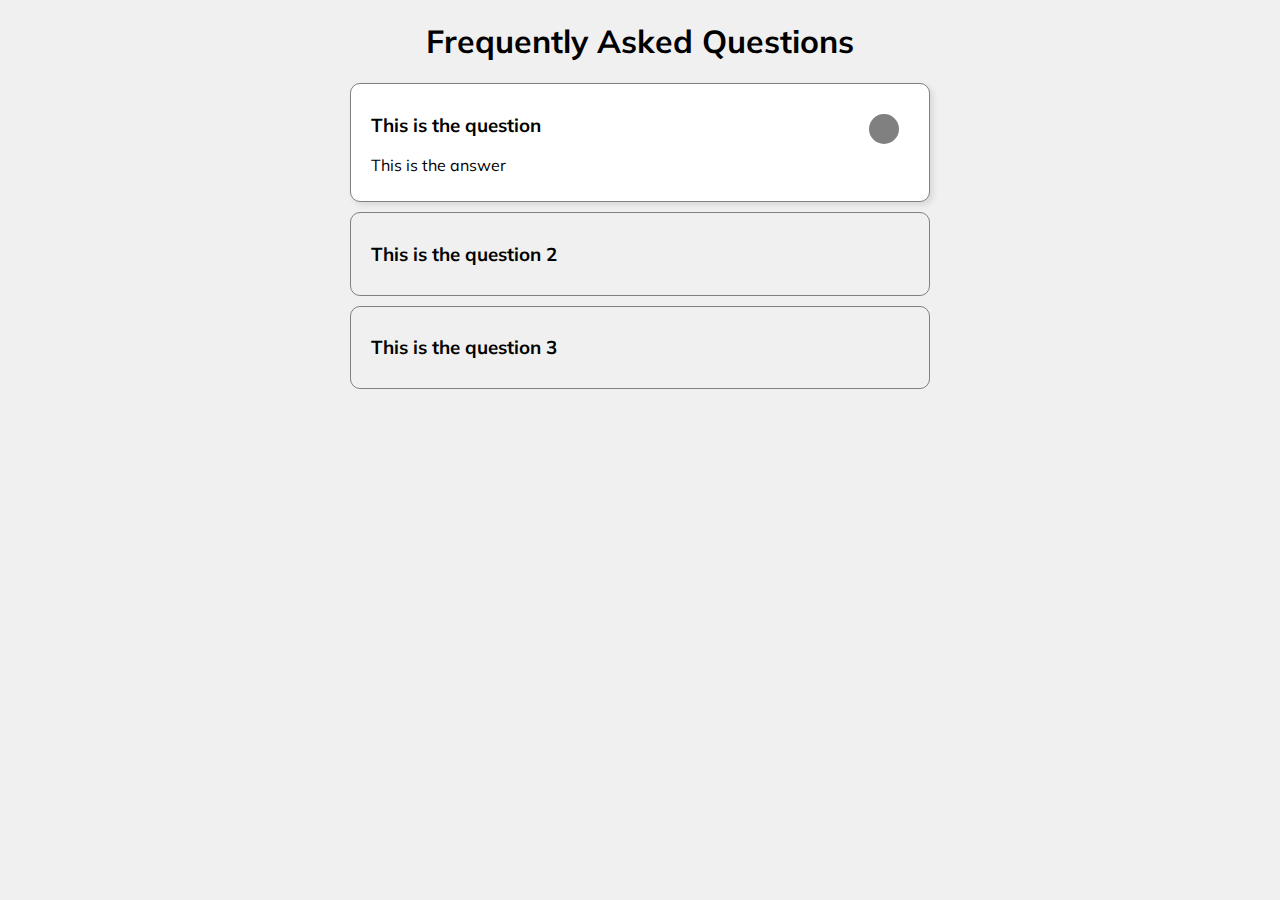
<file: pro10/index.html>
<!DOCTYPE html>
<html lang="en">
<head>
    <meta charset="UTF-8">
    <meta name="viewport" content="width=device-width, initial-scale=1.0">
    <link rel="stylesheet" href="https://cdnjs.cloudflare.com/ajax/libs/font-awesome/5.15.2/css/all.min.css"
        integrity="sha512-HK5fgLBL+xu6dm/Ii3z4xhlSUyZgTT9tuc/hSrtw6uzJOvgRr2a9jyxxT1ely+B+xFAmJKVSTbpM/CuL7qxO8w=="
        crossorigin="anonymous" />
    <link rel="stylesheet" href="style.css">
    <title>FAQ</title>
</head>
<body>
    
    <div class="faq-container">
        <h1>Frequently Asked Questions</h1>

        <div class="faq active">

            <h3 class="faq-title">This is the question</h3>
            <p class="faq-text">This is the answer</p>

            <button class="faq-toggle">
                <i class="fas fa-chevron-down"></i>
                <i class="fas fa-times"></i>

            </button>
        </div>

        <div class="faq">
        
            <h3 class="faq-title">This is the question 2</h3>
            <p class="faq-text">This is the answer 2</p>
        
            <button class="faq-toggle">
                <i class="fas fa-chevron-down"></i>
                <i class="fas fa-times"></i>
        
            </button>
        </div>

        <div class="faq">
        
            <h3 class="faq-title">This is the question 3</h3>
            <p class="faq-text">This is the answer 3</p>
        
            <button class="faq-toggle">
                <i class="fas fa-chevron-down"></i>
                <i class="fas fa-times"></i>
        
            </button>
        </div>
    </div>

    <script src="script.js"></script>
</body>
</html>
</file>
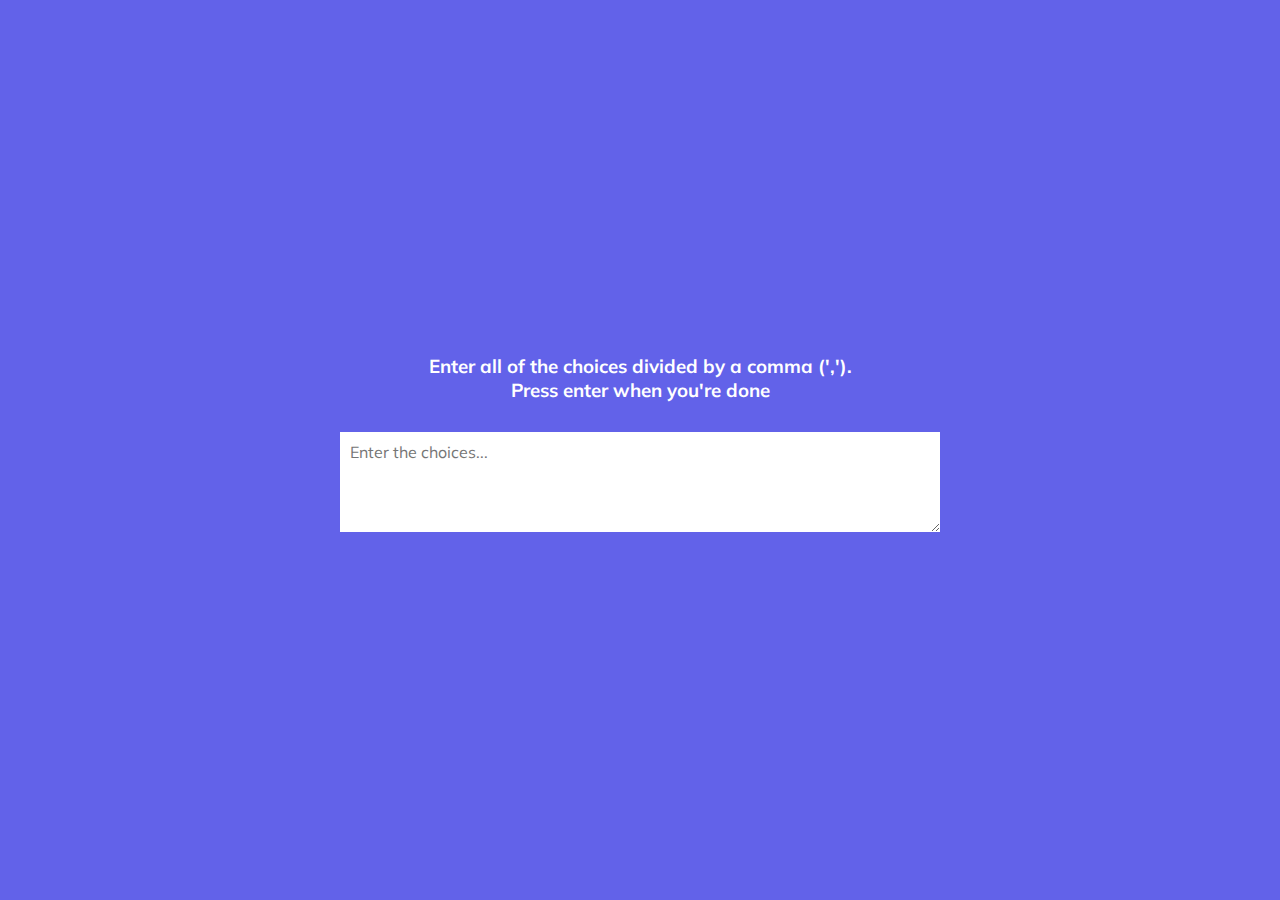
<file: pro11/index.html>
<!DOCTYPE html>
<html lang="en">
<head>
    <meta charset="UTF-8">
    <meta name="viewport" content="width=device-width, initial-scale=1.0">
    <link rel="stylesheet" href="style.css">
    <title>Random Choice Picker</title>
</head>
<body>
    
    <div class="container">
        <h3>Enter all of the choices divided by a comma (',').
        <br/>Press enter when you're done</h3>

        <textarea  id="textarea" placeholder="Enter the choices..."></textarea>

        <div id="tags"></div>
    </div>
    <script src="script.js"></script>
</body>
</html>
</file>
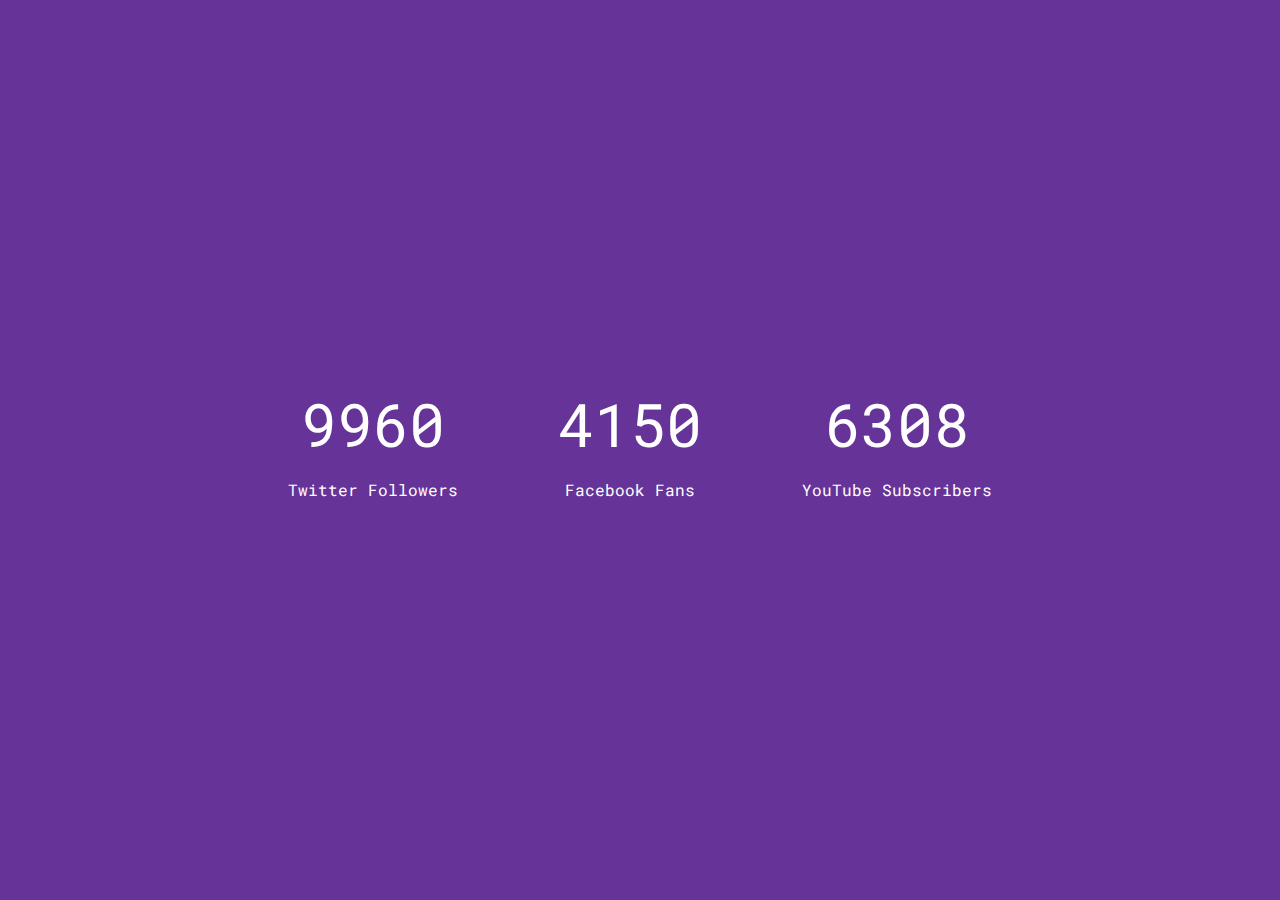
<file: pro13/index.html>
<!DOCTYPE html>
<html lang="en">
<head>
    <meta charset="UTF-8">
    <meta name="viewport" content="width=device-width, initial-scale=1.0">
    <link rel="stylesheet" href="https://cdnjs.cloudflare.com/ajax/libs/font-awesome/5.15.2/css/all.min.css"
        integrity="sha512-HK5fgLBL+xu6dm/Ii3z4xhlSUyZgTT9tuc/hSrtw6uzJOvgRr2a9jyxxT1ely+B+xFAmJKVSTbpM/CuL7qxO8w=="
        crossorigin="anonymous" />
    <link rel="stylesheet" href="style.css">
    <title>Increment Counter</title>
</head>
<body>
    
    <div class="counter-container">
        <i class="fab fa-twitter fa-3x"></i>
        <div class="counter" data-target="12000"></div>
        <p>Twitter Followers</p>
    </div>

    <div class="counter-container">
        <i class="fab fa-facebook fa-3x"></i>
        <div class="counter" data-target="5000"></div>
        <p>Facebook Fans</p>
    </div>
    <div class="counter-container">
        <i class="fab fa-youtube fa-3x"></i>
        <div class="counter" data-target="7500"></div>
        <p>YouTube Subscribers</p>
    </div>

    <script src="script.js"></script>
</body>
</html>
</file>
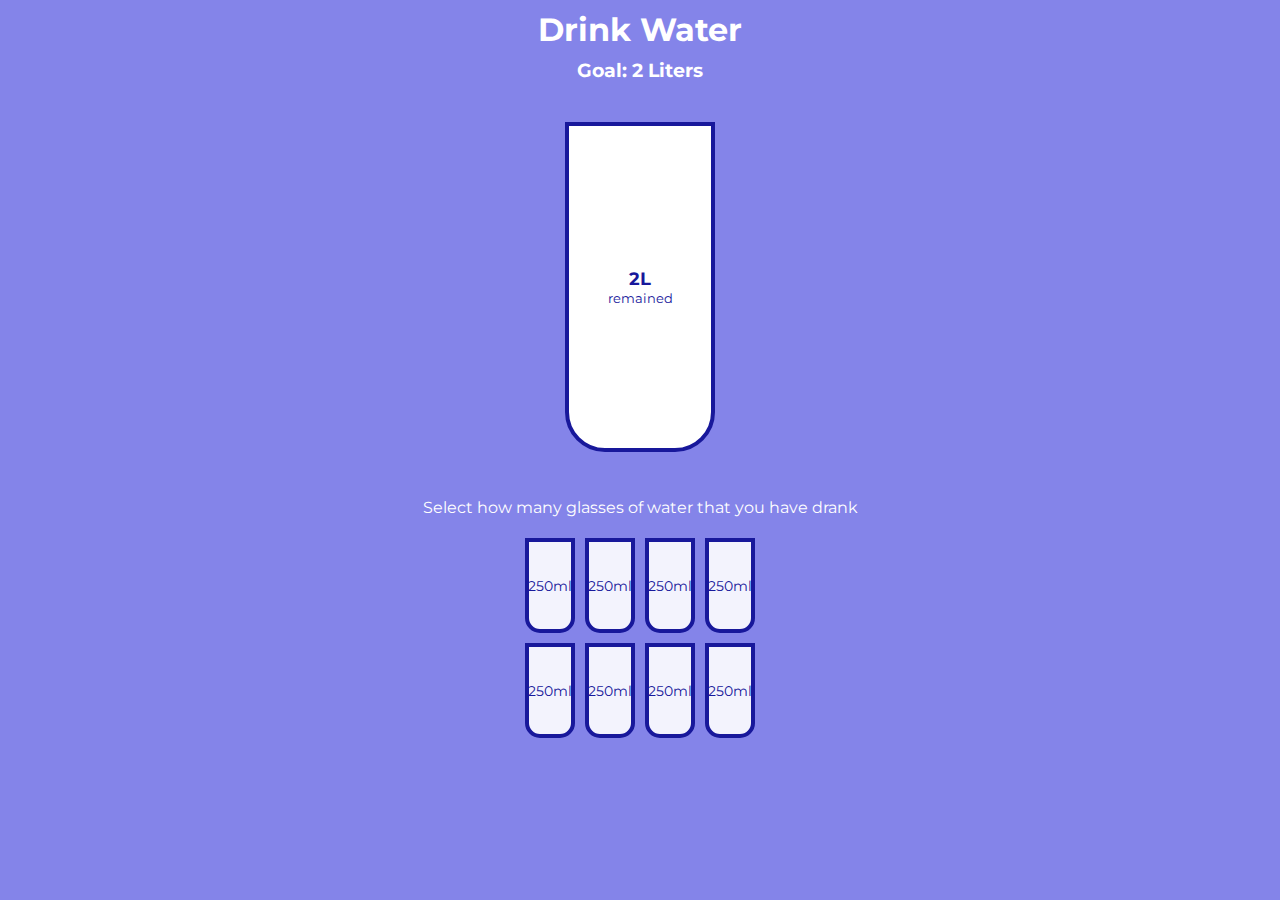
<file: pro14/index.html>
<!DOCTYPE html>
<html lang="en">
<head>
    <meta charset="UTF-8">
    <meta name="viewport" content="width=device-width, initial-scale=1.0">
    <link rel="stylesheet" href="style.css">
    <title>Drink Water</title>
</head>
<body>
    <h1>Drink Water</h1>
    <h3>Goal: 2 Liters</h3>

    <div class="cup">
        <div class="remained" id="remained">
            <span id="litres"></span>
            <small>remained</small>
        </div>

        <div class="percentage" id="percentage"></div>


    </div>

    <p class="text">Select how many glasses of water that you have drank</p>

    <div class="cups">
        <div class="cup small-cup">250ml</div>
        <div class="cup small-cup">250ml</div>
        <div class="cup small-cup">250ml</div>
        <div class="cup small-cup">250ml</div>
        <div class="cup small-cup">250ml</div>
        <div class="cup small-cup">250ml</div>
        <div class="cup small-cup">250ml</div>
        <div class="cup small-cup">250ml</div>

    </div>

    <script src="script.js"></script>
</body>
</html>
</file>
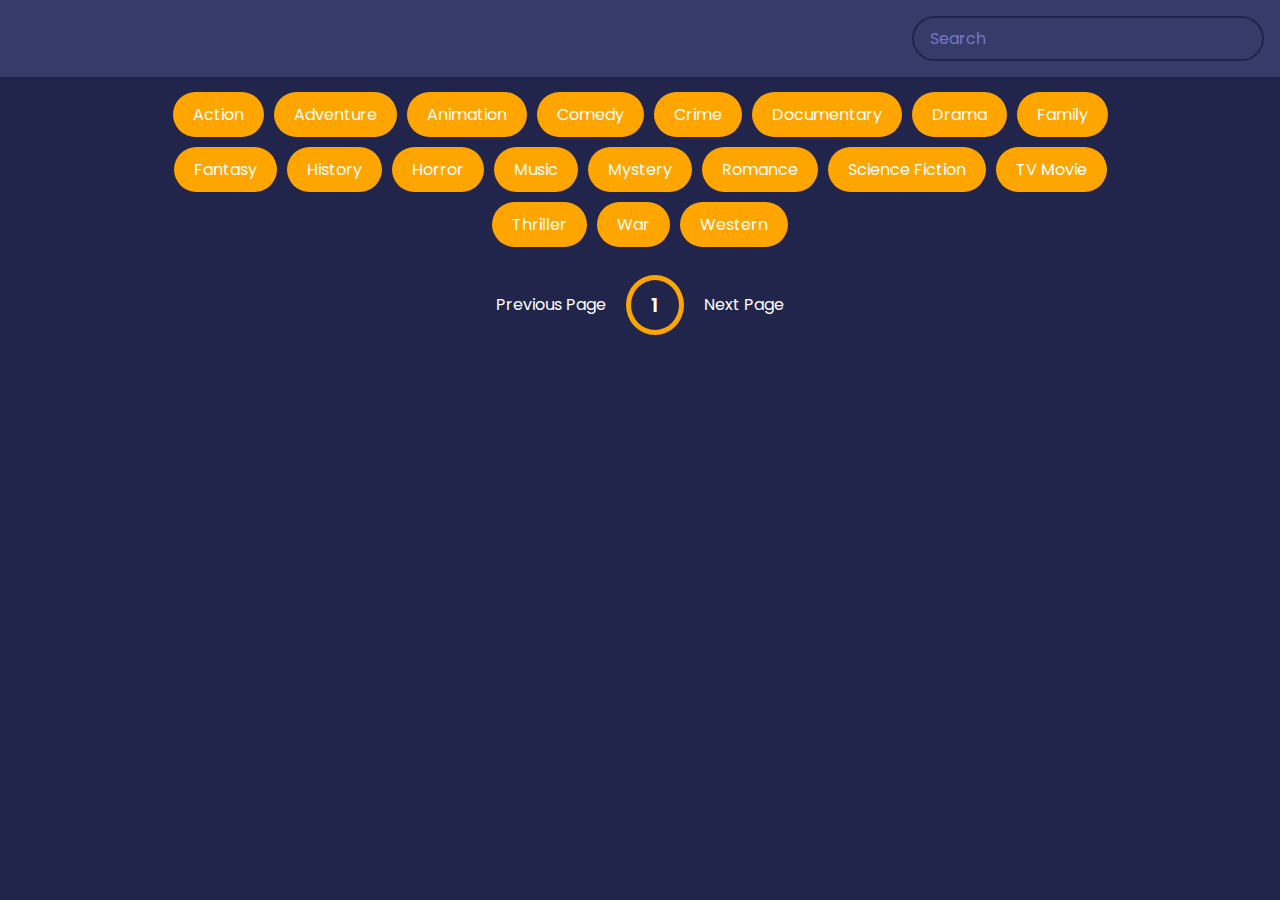
<file: pro15/index.html>
<!DOCTYPE html>
<html lang="en">
<head>
    <meta charset="UTF-8">
    <meta name="viewport" content="width=device-width, initial-scale=1.0">
    <link rel="stylesheet" href="style.css">
    <title>Movie App</title>
</head>
<body>
    
    <header>
        <form  id="form">
            <input type="text" placeholder="Search" id="search" class="search">
        </form>
    </header>
    <div id="tags"></div>
    <div id="myNav" class="overlay">

        <!-- Button to close the overlay navigation -->
        <a href="javascript:void(0)" class="closebtn" onclick="closeNav()">&times;</a>
      
        <!-- Overlay content -->
        <div class="overlay-content" id="overlay-content"></div>
        
        <a href="javascript:void(0)" class="arrow left-arrow" id="left-arrow">&#8656;</a> 
        
        <a href="javascript:void(0)" class="arrow right-arrow" id="right-arrow" >&#8658;</a>

      </div>
    <main id="main"></main>
    <div class="pagination">
        <div class="page" id="prev">Previous Page</div>
        <div class="current" id="current">1</div>
        <div class="page" id="next">Next Page</div>

    </div>

    <script src="script.js"></script>
</body>
</html>
</file>
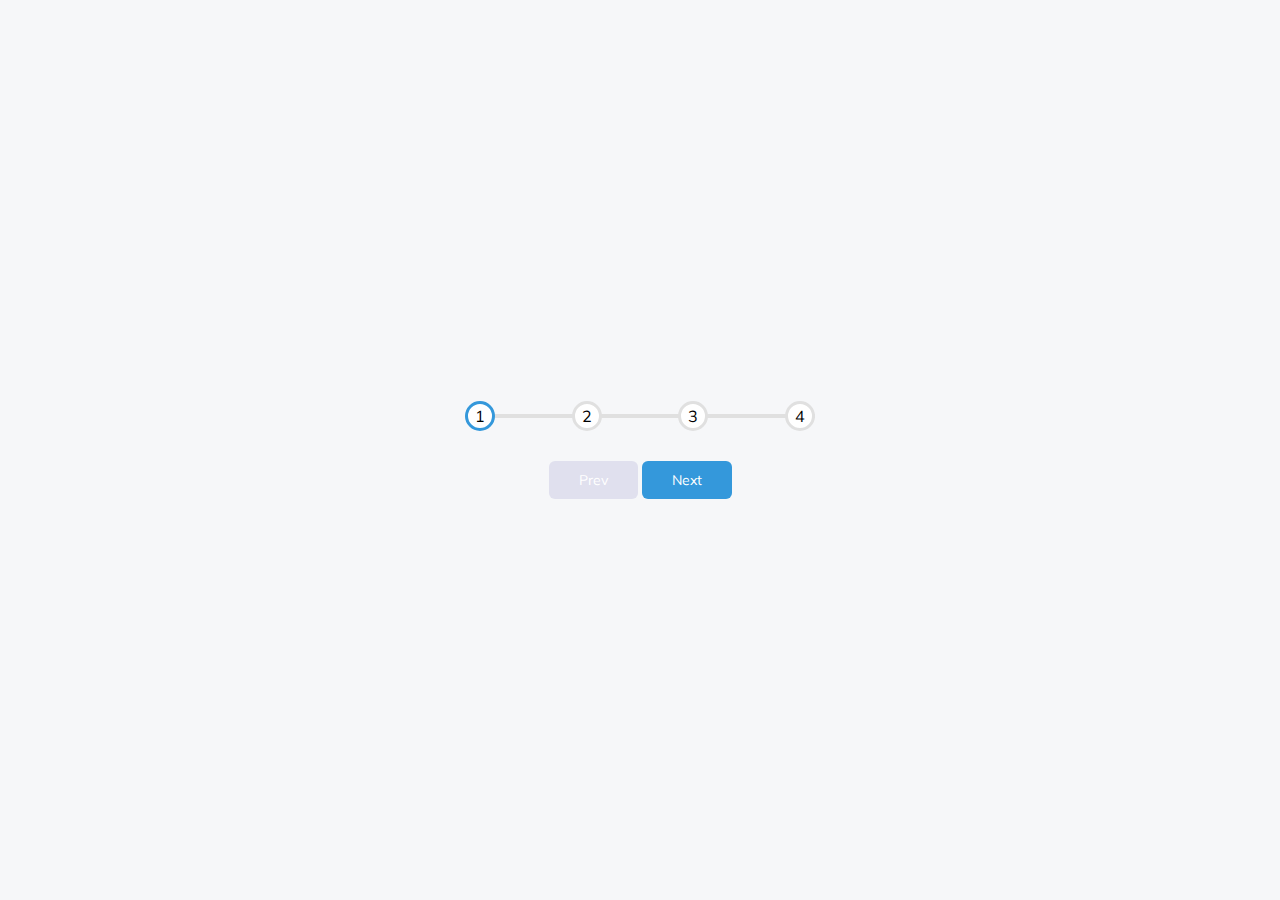
<file: pro2/index.html>
<!DOCTYPE html>
<html lang="en">
<head>
    <meta charset="UTF-8">
    <meta name="viewport" content="width=device-width, initial-scale=1.0">
    <link rel="stylesheet" href="style.css">
    <title>My Project</title>
</head>
<body>
    
    <div class="container">
        <div class="progress-container">
            <div class="progress" id="progress"></div>
            <div class="circle active">1</div>
            <div class="circle">2</div>
            <div class="circle">3</div>
            <div class="circle">4</div>

        </div>

        <button class="btn" id="prev" disabled>Prev</button>
        <button class="btn" id="next">Next</button>

    </div>

    <script src="script.js"></script>
</body>
</html>
</file>
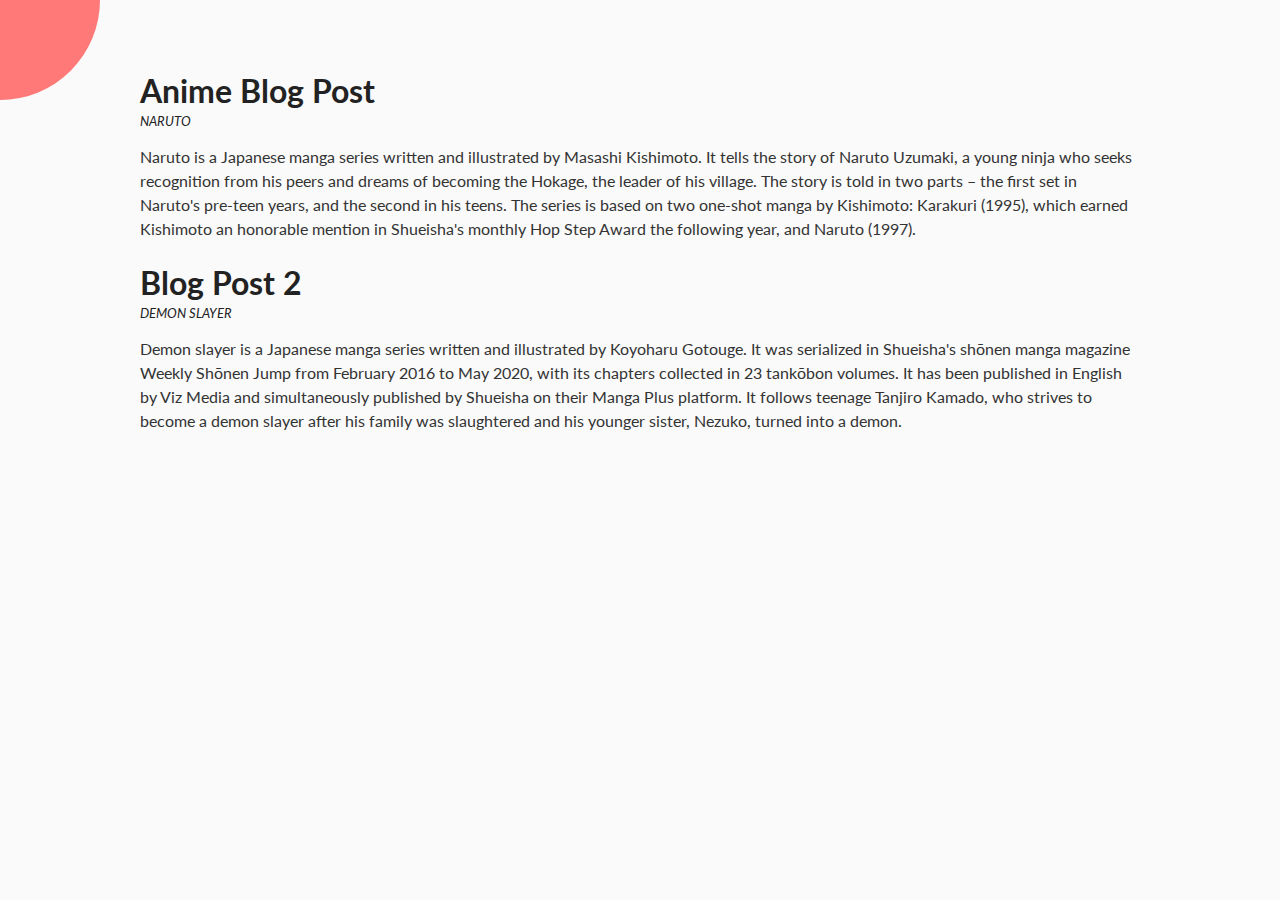
<file: pro3/index.html>
<!DOCTYPE html>
<html lang="en">
<head>
    <meta charset="UTF-8">
    <meta name="viewport" content="width=device-width, initial-scale=1.0">
    <link rel="stylesheet" href="style.css">
    <link rel="stylesheet" href="https://cdnjs.cloudflare.com/ajax/libs/font-awesome/5.15.2/css/all.min.css" integrity="sha512-HK5fgLBL+xu6dm/Ii3z4xhlSUyZgTT9tuc/hSrtw6uzJOvgRr2a9jyxxT1ely+B+xFAmJKVSTbpM/CuL7qxO8w==" crossorigin="anonymous" />
    <title>Rotating Navigation</title>
</head>
<body>

    <div class="container">
        <div class="circle-container">
            <div class="circle">
                <button id="close">
                    <i class="fas fa-times"></i>
                </button>
                <button id="open">
                    <i class="fas fa-bars"></i>
                </button>
            </div>
        </div>

        <div class="content">
            <h1>Anime Blog Post</h1>
            <small>NARUTO</small>

            <p>Naruto is a Japanese manga series written and illustrated by Masashi Kishimoto. It tells the story of Naruto Uzumaki, a young ninja who seeks recognition from his peers and dreams of becoming the Hokage, the leader of his village. The story is told in two parts – the first set in Naruto's pre-teen years, and the second in his teens. The series is based on two one-shot manga by Kishimoto: Karakuri (1995), which earned Kishimoto an honorable mention in Shueisha's monthly Hop Step Award the following year, and Naruto (1997).</p>
            <h1>Blog Post 2</h1>
            <small>DEMON SLAYER</small>
            
            <p>Demon slayer is a Japanese manga series written and illustrated by Koyoharu Gotouge. It was serialized in Shueisha's shōnen manga magazine Weekly Shōnen Jump from February 2016 to May 2020, with its chapters collected in 23 tankōbon volumes. It has been published in English by Viz Media and simultaneously published by Shueisha on their Manga Plus platform. It follows teenage Tanjiro Kamado, who strives to become a demon slayer after his family was slaughtered and his younger sister, Nezuko, turned into a demon.</p>
        </div>
    </div>

    <nav>
        <ul>
            <li><i class="fas fa-home"></i>Home</li>
            <li><i class="fas fa-user-alt"></i>About</li>
            <li><i class="fas fa-envelope"></i>Contact</li>

        </ul>
    </nav>
    <script src="script.js"></script>
</body>
</html>
</file>
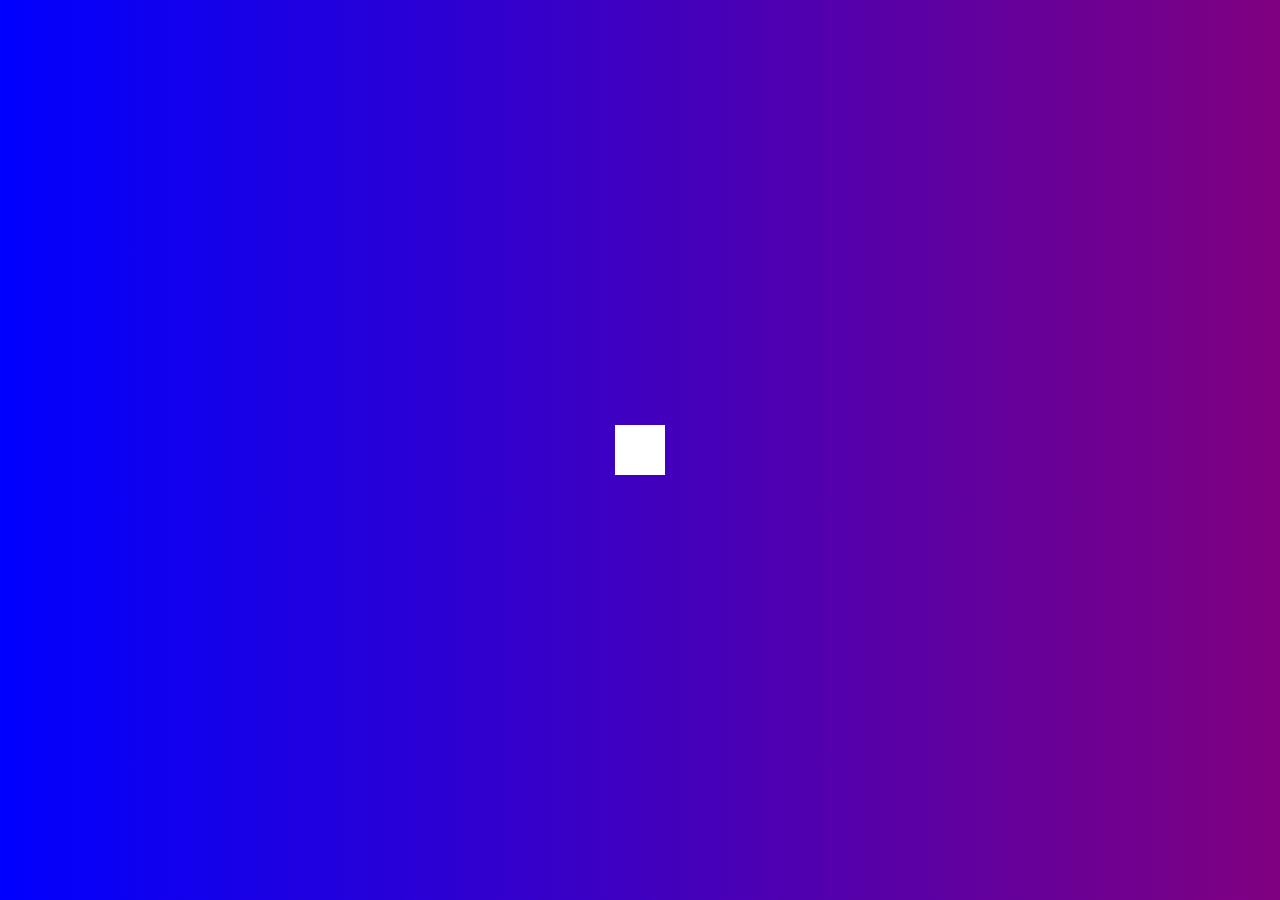
<file: pro4/index.html>
<!DOCTYPE html>
<html lang="en">
<head>
    <meta charset="UTF-8">
    <meta name="viewport" content="width=device-width, initial-scale=1.0">
    <link rel="stylesheet" href="style.css">
    <link rel="stylesheet" href="https://cdnjs.cloudflare.com/ajax/libs/font-awesome/5.15.2/css/all.min.css"
        integrity="sha512-HK5fgLBL+xu6dm/Ii3z4xhlSUyZgTT9tuc/hSrtw6uzJOvgRr2a9jyxxT1ely+B+xFAmJKVSTbpM/CuL7qxO8w=="
        crossorigin="anonymous" />
    <link rel="stylesheet" href="style.css">
    <title>Hidden Search</title>
</head>
<body>
    
    <div class="search">
        <input type="text" class="input" placeholder="Search...">
        <button class="button">
            <i class="fas fa-search"></i>
        </button>
    </div>

    <script src="script.js"></script>
</body>
</html>
</file>
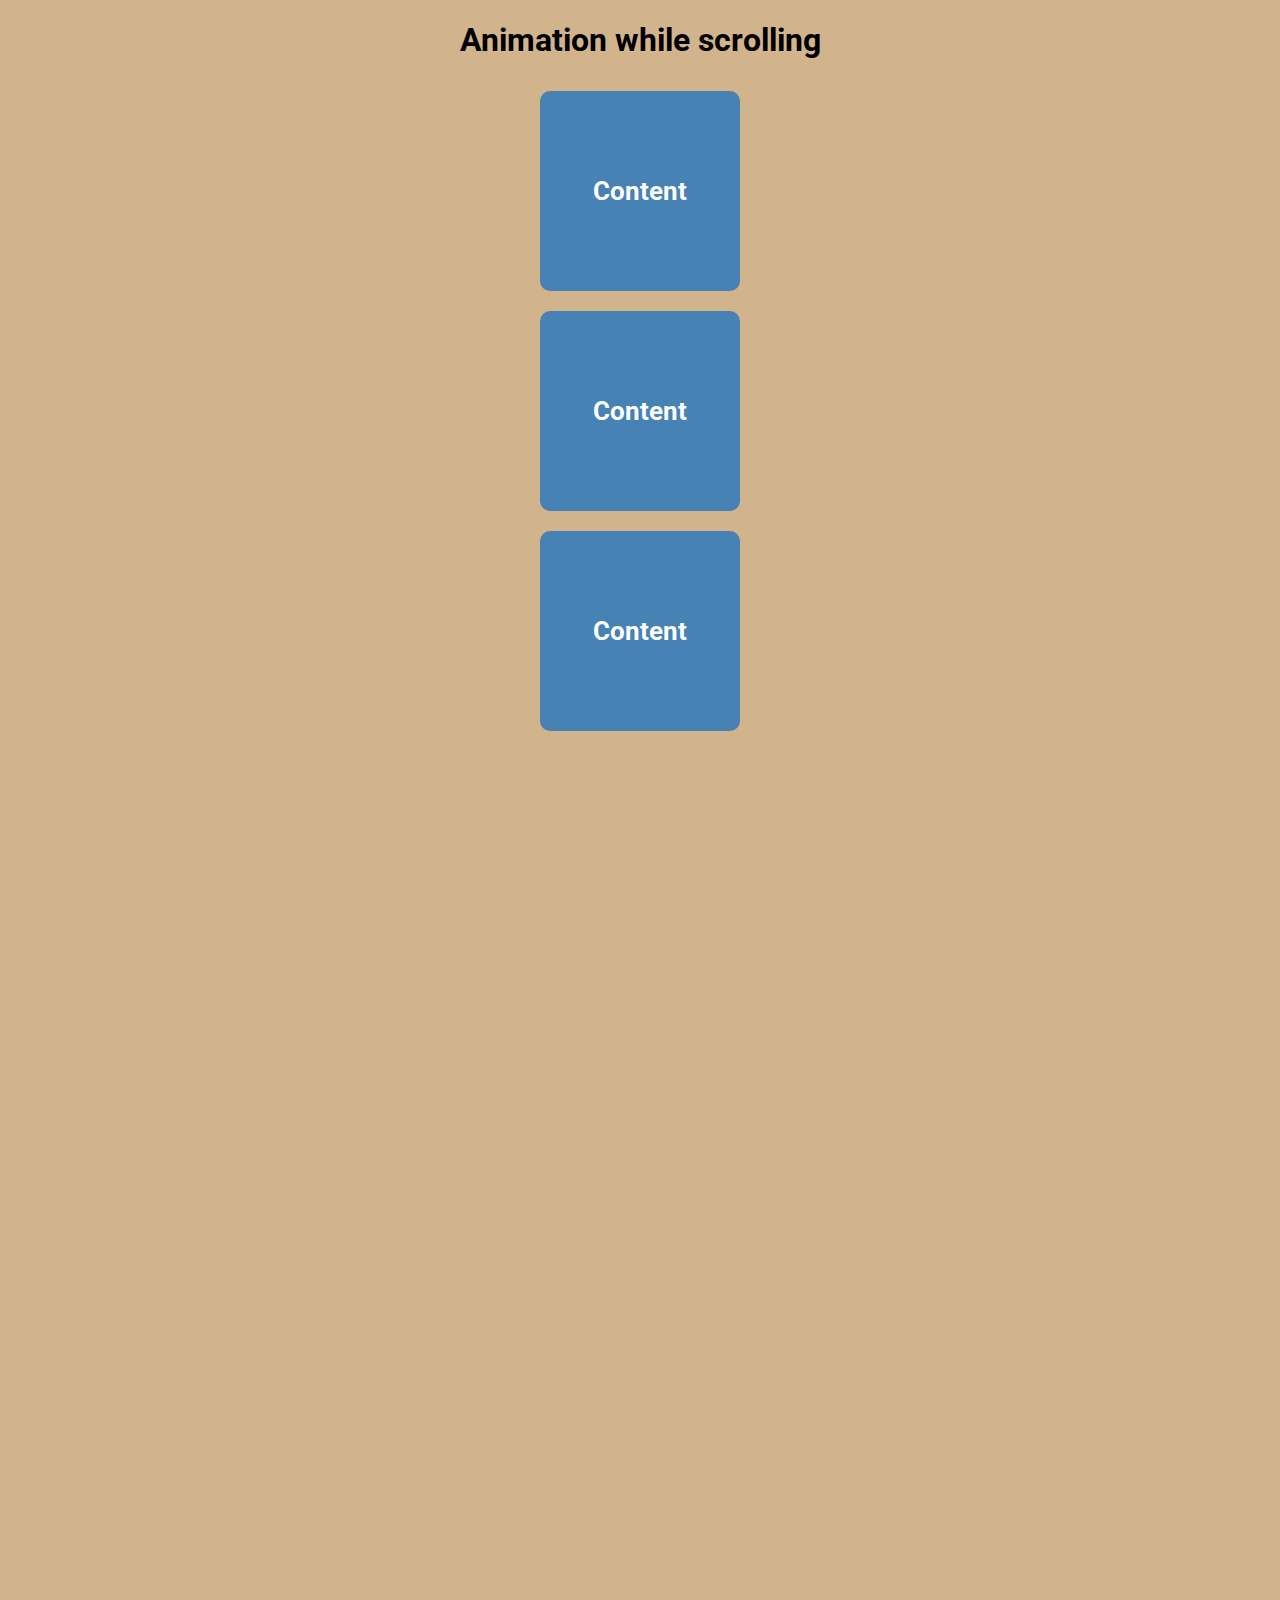
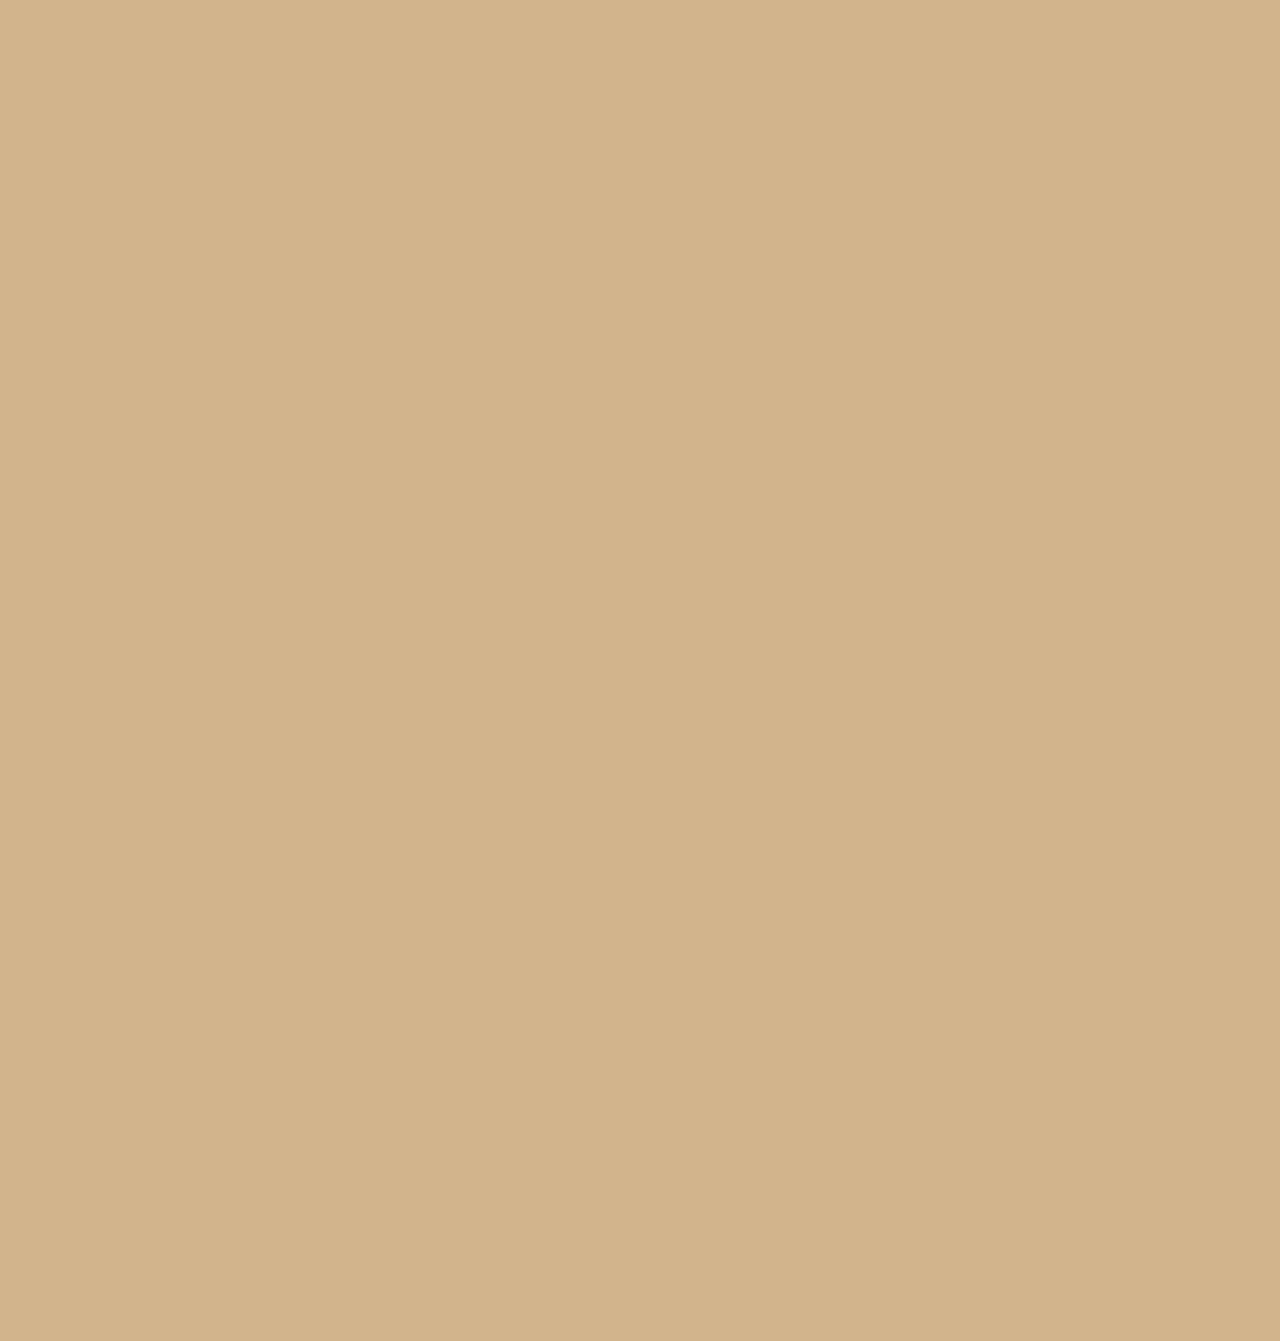
<file: pro6/index.html>
<!DOCTYPE html>
<html lang="en">
<head>
    <meta charset="UTF-8">
    <meta name="viewport" content="width=device-width, initial-scale=1.0">
    <link rel="stylesheet" href="style.css">
    <title>Scroll Animation</title>
</head>
<body>
    <h1>Animation while scrolling</h1>

    <div class="box"><h2>Content</h2></div>
    <div class="box">
        <h2>Content</h2>
    </div>
    <div class="box">
        <h2>Content</h2>
    </div>
    <div class="box">
        <h2>Content</h2>
    </div>
    <div class="box">
        <h2>Content</h2>
    </div>
    <div class="box">
        <h2>Content</h2>
    </div>
    <div class="box">
        <h2>Content</h2>
    </div>
    <div class="box">
        <h2>Content</h2>
    </div>
    <div class="box">
        <h2>Content</h2>
    </div>
    <div class="box">
        <h2>Content</h2>
    </div>
    <div class="box">
        <h2>Content</h2>
    </div>
    <div class="box">
        <h2>Content</h2>
    </div>
    <div class="box">
        <h2>Content</h2>
    </div>


    <script src="script.js"></script>
</body>
</html>
</file>
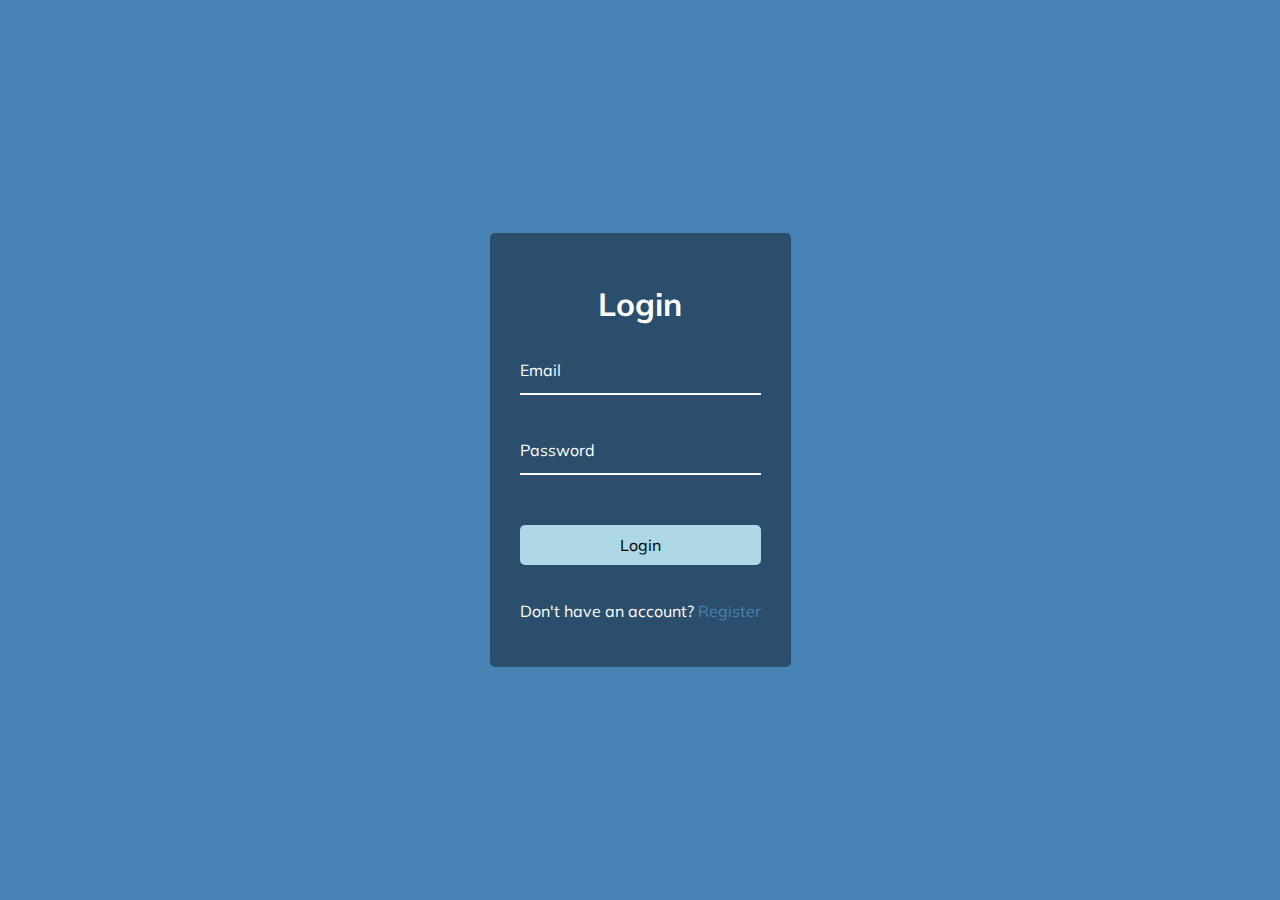
<file: pro7/index.html>
<!DOCTYPE html>
<html lang="en">
<head>
    <meta charset="UTF-8">
    <meta name="viewport" content="width=device-width, initial-scale=1.0">
    <link rel="stylesheet" href="style.css">
    <title>Form Input Wave</title>
</head>
<body>
    
    <div class="container">
        <h1>Login</h1>
        <form>
            <div class="form-control">
                <input type="text" required>
                <label>Email</label>
            </div>
            <div class="form-control">
                <input type="password" required>
                <label>Password</label>
            </div>

            <button class="btn">Login</button>
        </form>

        <p>Don't have an account? <a href="#">Register</a> </p>
    </div>

    <script src="script.js"></script>
</body>
</html>
</file>
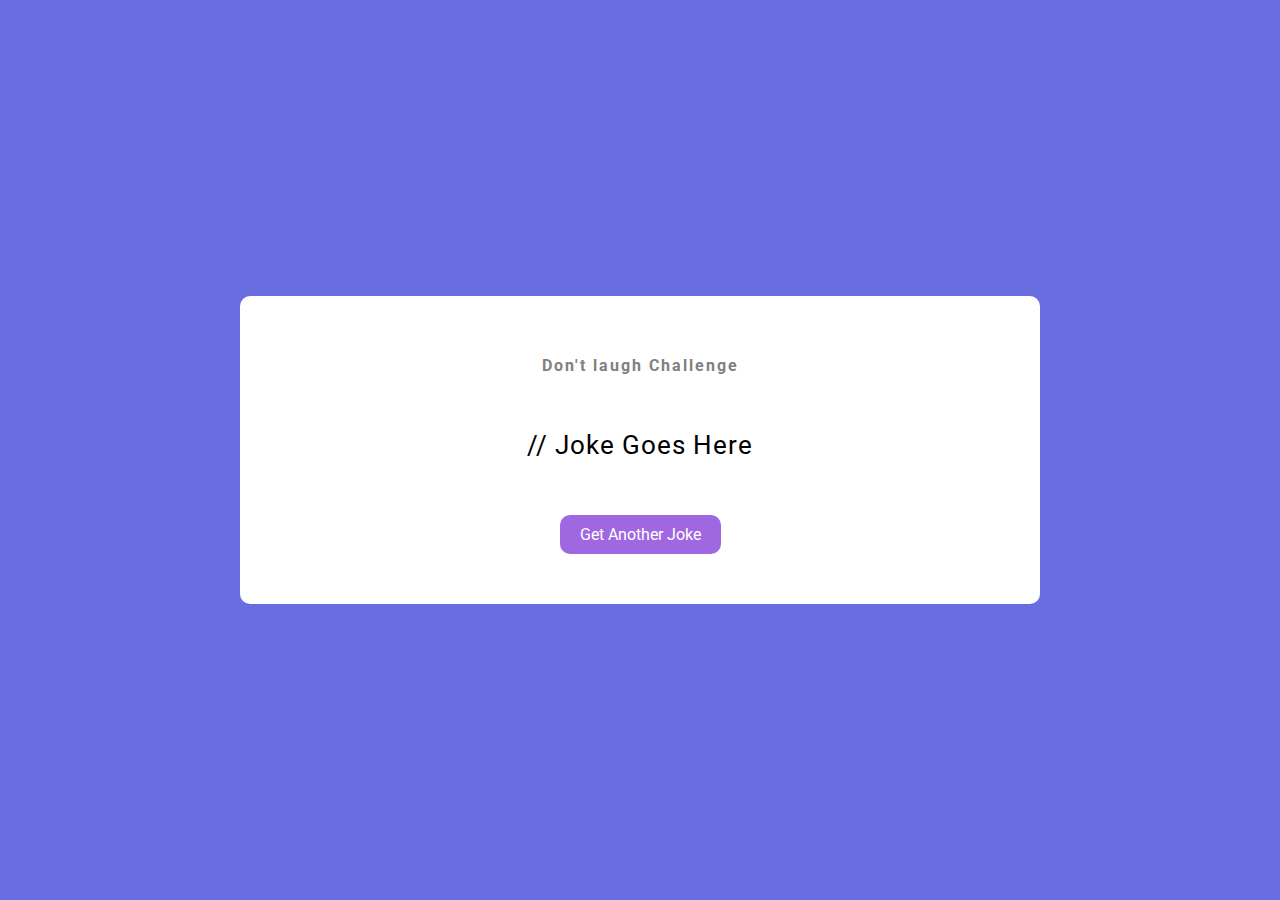
<file: pro8/index.html>
<!DOCTYPE html>
<html lang="en">
<head>
    <meta charset="UTF-8">
    <meta name="viewport" content="width=device-width, initial-scale=1.0">
    <link rel="stylesheet" href="style.css">
    <title>Dad Jokes</title>
</head>
<body>
    
    <div class="container">
        <h1>Don't laugh Challenge</h1>
        <p id="joke" class="joke">// Joke Goes Here</p>
        <button id="jokeBtn" class="btn">Get Another Joke</button>
    </div>

    <script src="script.js"></script>
</body>
</html>
</file>
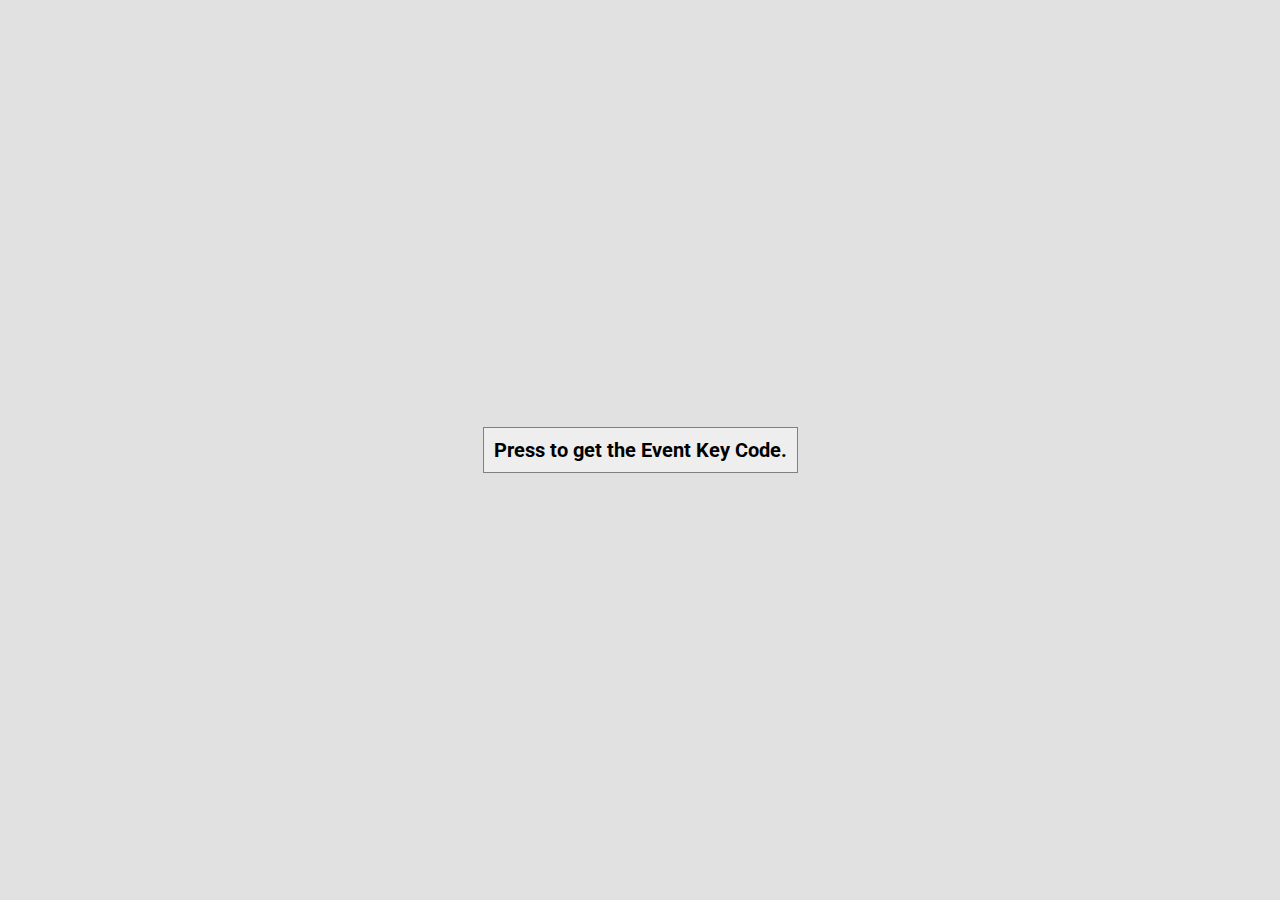
<file: pro9/index.html>
<!DOCTYPE html>
<html lang="en">
<head>
    <meta charset="UTF-8">
    <meta name="viewport" content="width=device-width, initial-scale=1.0">
    <link rel="stylesheet" href="style.css">
    <title>Event KeyCode</title>
</head>
<body>
    
    <div id="insert">
       
        <div class="key">
            Press to get the Event Key Code.
        </div>
    </div>

    <script src="script.js"></script>
</body>
</html>
</file>
<file: pro10/style.css>
@import url('https://fonts.googleapis.com/css?family=Muli&display=swap');

*{
    box-sizing: border-box;
}

body{
    font-family: 'Muli', sans-serif;
    background-color: #f0f0f0;
}

.faq-container {
    max-width:600px;
    margin:0 auto;
}

h1 {
    text-align:center;
}

.faq{
    position:relative;
    border:1px solid grey;
    padding: 10px 20px;
    margin:10px;
    border-radius: 10px;
    overflow: hidden;
    transition: 0.3s ease;
}


.faq.active{
    background-color: white;
    box-shadow: 3px 3px 6px rgba(0,0,0,0.1);
}


.faq.active::before,.faq.active::after{
    content: "\f075";
    font-family: "Font Awesome 5 Free";
    color:teal;
    font-size: 7rem;
    position:absolute;
    top: 10px;
    left:10px;
    opacity: 0.1;
    z-index: 0;
}

.faq.active::before{
    top:-30px;
    left:-30px;
    transform: rotateY(180deg);
    color:rebeccapurple;
}

.faq .faq-text{
    display:none;
}

.faq.active .faq-text{
    display:block;
}

.faq-toggle{
    position:absolute;
    top:30px;
    right:30px;
    height:30px;
    width:30px;
    background-color: transparent;
    border:0;
    border-radius: 50%;
}

.faq-toggle:focus{
    outline:0;
}

.faq-toggle .fa-times{
    display:none;
}

.faq.active .faq-toggle .fa-times{
    display: block;
    color:#fff;
}

.faq.active .faq-toggle{
    background-color: grey;
}


.faq.active .faq-toggle .fa-chevron-down{
    display: none;
}
</file>
<file: pro11/style.css>
@import url('https://fonts.googleapis.com/css?family=Muli:wght@100;400;700&display=swap');

*{
    box-sizing: border-box;
}

body{
    background-color: rgb(98, 98, 233);
    font-family: 'Muli', sans-serif;
    margin: 0;
    display:flex;
    flex-direction: column;
    align-items: center;
    justify-content: center;
    min-height: 100vh;
    overflow:hidden;
}

h3{
    color:#fff;
    text-align: center;
    margin: 10px 0 20px;
}

.container{
    width:600px;
}

textarea{
    width:100%;
    height:100px;
    font-family: inherit;
    font-size: 16px;
    padding:10px;
    border:0;
    margin: 10px 0 20px;
}

.tag{
    background-color: orange;
    padding: 10px 20px;
    border-radius: 50px;
    color:white;
    display:inline-block;
    margin: 0 5px;
}

.tag.highlight{
    background-color: darkblue;
}
</file>
<file: pro13/style.css>
@import url('https://fonts.googleapis.com/css2?family=Roboto+Mono:wght@100;400;700&display=swap');

*{
    box-sizing: border-box;
}

body{
    background-color: rebeccapurple;
    color:#fff;
    font-family: 'Roboto Mono', sans-serif;
    margin: 0;
    display:flex;
    align-items: center;
    justify-content: center;
    min-height: 100vh;
    overflow:hidden;
}

.counter-container{
    display:flex;
    flex-direction: column;
    justify-content: center;
    text-align: center;
    margin: 20px 50px;
}

.counter{
    font-size: 60px;
}

@media (max-width: 580px){
    body{
        flex-direction: column;
    }
}
</file>
<file: pro14/style.css>
@import url('https://fonts.googleapis.com/css?family=Montserrat:wght@400;700&display=swap');

*{
    box-sizing: border-box;
}

body{
    background-color: rgb(132, 132, 233);
    color:#fff;
    font-family: 'Montserrat', sans-serif;
    margin: 0;
    display:flex;
    flex-direction: column;
    align-items: center;
    min-height: 100vh;
}

h1{
    margin: 10px 0 0;
}

h3{
    margin: 10px 0;
}

.cup{
    background-color: #fff;
    color:rgb(24, 24, 155);
    border: 4px solid rgb(24, 24, 155);
    border-radius: 0 0 40px 40px;
    height: 330px;
    width:150px;
    margin: 30px 0;
    display: flex;
    flex-direction: column;
    overflow: hidden;
    transition: 0.3s ease;
}

.cup.small-cup{
    height: 95px;
    width:50px;
    border-radius: 0 0 15px 15px;
    cursor:pointer;
    background-color: rgba(255, 255, 255, 0.9);
    font-size: 14px;
    align-items: center;
    justify-content: center;
    margin:5px;
    transition: 0.3s ease;
}

.cup.small-cup.full{
    background-color: rgb(139, 139, 248);
    color:#fff;
}

.cups{
    display:flex;
    flex-wrap: wrap;
    align-items: center;
    justify-content:center;
    width:280px
}

.remained{
    display:flex;
    flex-direction: column;
    align-content: center;
    justify-content: center;
    text-align: center;
    flex:1;
    transition: 0.3s ease;
}

.remained span{
    font-weight: bold;
    font-size: 18px;
}

.percentage{
    display:flex;
    align-items: center;
    justify-content: center;
    text-align: center;
    background-color: rgb(139, 139, 248);
    color:#fff;
    height:0;
    font-size:20px;
    font-weight: bold;
    transition: 0.3s ease;
}
</file>
<file: pro15/style.css>
@import url('https://fonts.googleapis.com/css2?family=Poppins:wght@200;400;700&display=swap');

*{
    box-sizing: border-box;
}

:root{
    --primary-color:#22254b;
    --secondary-color: #373b69;
}

body{
    background-color: var(--primary-color);
    font-family: 'Poppins', sans-serif;
    margin: 0;
}


header{
    padding:1rem;
    display:flex;
    justify-content: flex-end;
    background-color: var(--secondary-color);
}

.search{
    background-color: transparent;
    border: 2px solid var(--primary-color);
    padding:0.5rem 1rem;
    border-radius: 50px;
    font-size: 1rem;
    color:#fff;
    font-family: inherit;
}

.search:focus{
    outline:0;
    background-color: var(--primary-color);
}

.search::placeholder{
    color: #7378c5;
}

main{
    display:flex;
    flex-wrap: wrap;
    justify-content: center;
}

.movie {
    width: 300px;
    margin: 1rem;
    border-radius: 3px;
    box-shadow: 0.2px 4px 5px rgba(0,0,0,0.1);
    background-color: var(--secondary-color);
    position:relative;
    overflow: hidden;
}


.movie img{
    width:100%;
}

.movie-info{
    color:#eee;
    display: flex;
    align-items: center;
    justify-content: space-between;
    padding: 0.5rem 1rem 1rem;
    letter-spacing: 0.5px;
}

.movie-info h3{
    margin-top: 0;
}

.movie-info span{
    background-color: var(--primary-color);
    padding: 0.25rem 0.5rem;
    border-radius: 3px;
    font-weight: bold;
}

.movie-info span.green{
    color:lightgreen;
}

.movie-info span.orange{
    color:orange;
}

.movie-info span.red{
    color:red;
}

.overview{
    position:absolute;
    left:0;
    right:0;
    bottom:0;
    background-color: #fff;
    padding: 1rem;
    max-height: 100%;
    transform:translateY(101%);
    transition:transform 0.3s ease-in;
}

.movie:hover .overview{
    transform:translateY(0)
}

#tags{
    width:80%;
    display:flex;
    flex-wrap: wrap;
    justify-content: center;
    align-items: center;
    margin: 10px auto;
}

.tag{
    color:white;
    padding:10px 20px;
    background-color: orange;
    border-radius: 50px;
    margin:5px;
    display:inline-block;
    cursor: pointer;
}

.tag.highlight{
    background-color: red;
}
.no-results{
    color:white;
}

.pagination{
    display:flex;
    margin:10px 30px;
    align-items: center;
    justify-content: center;
    color:white;
}

.page{
    padding:20px;
    cursor:pointer;
}

.page.disabled{
    cursor:not-allowed;
    color:grey;
}

.current{
    padding: 10px 20px;
    border-radius: 50%;
    border: 5px solid orange;
    font-size: 20px;
    font-weight: 600;
}

.know-more{
    background-color: orange;
    color:white;
    font-size: 16px;
    font-weight: bold;
    border:0;
    border-radius: 50px;
    padding: 10px 20px;
    margin-top: 5px;
}
/* The Overlay (background) */
.overlay {
    /* Height & width depends on how you want to reveal the overlay (see JS below) */   
    height: 100%;
    width: 0;
    position: fixed; /* Stay in place */
    z-index: 1; /* Sit on top */
    left: 0;
    top: 0;
    background-color: rgb(0,0,0); /* Black fallback color */
    background-color: rgba(0,0,0, 0.9); /* Black w/opacity */
    overflow-x: hidden; /* Disable horizontal scroll */
    transition: 0.5s; /* 0.5 second transition effect to slide in or slide down the overlay (height or width, depending on reveal) */
  }
  
  /* Position the content inside the overlay */
  .overlay-content {
    position: relative;
    top: 10%; /* 25% from the top */
    width: 100%; /* 100% width */
    text-align: center; /* Centered text/links */
    margin-top: 30px; /* 30px top margin to avoid conflict with the close button on smaller screens */
  }
  
  /* The navigation links inside the overlay */
  .overlay a {
    padding: 8px;
    text-decoration: none;
    font-size: 36px;
    color: #818181;
    display: block; /* Display block instead of inline */
    transition: 0.3s; /* Transition effects on hover (color) */
  }
  
  /* When you mouse over the navigation links, change their color */
  .overlay a:hover, .overlay a:focus {
    color: #f1f1f1;
  }
  
  /* Position the close button (top right corner) */
  .overlay .closebtn {
    position: absolute;
    top: 20px;
    right: 45px;
    font-size: 60px;
  }
  
  /* When the height of the screen is less than 450 pixels, change the font-size of the links and position the close button again, so they don't overlap */
  @media screen and (max-height: 450px) {
    .overlay a {font-size: 20px}
    .overlay .closebtn {
      font-size: 40px;
      top: 15px;
      right: 35px;
    }
  }


  .embed.hide{
      display: none;
  }

  .embed.show{
      display: inline-block;
  }

  .arrow{
      position: absolute;
      font-size: 40px;
  }

  .arrow.left-arrow{
      top:50%;
      left:5%;
      transform: translateY(-50%);
  }

  
  .arrow.right-arrow{
    top:50%;
    transform: translateY(-50%);
    right:5%;
}

.dots{
    margin-top: 30px;
}

.dots .dot {
    padding: 5px 15px;
    border-radius: 50%;
    border: 5px solid var(--secondary-color);
    color: white;
    font-size: 20px;
    font-weight: 600;
    margin: 5px;
}

.dots .dot.active{
    border-color: orange;
}
</file>
<file: pro2/style.css>
@import url('https://fonts.googleapis.com/css?family=Muli&display=swap');

*{
    box-sizing: border-box;
}

body{
    background-color: #f6f7f9;
    font-family: 'Muli', sans-serif;
    margin: 0;
    display:flex;
    flex-direction: column;
    align-items: center;
    justify-content: center;
    min-height: 100vh;
    overflow:hidden;
}

.container{
    text-align:center;
}

.progress-container{
    display:flex;
    max-width:100%;
    width:350px;
    justify-content: space-between;
    margin-bottom: 30px;
    position:relative;
}

.progress-container::before{
    content:'';
    background-color: #e0e0e0;
    position: absolute;
    top:50%;
    left:0;
    transform: translateY(-50%);
    height:4px;
    width:100%;
    z-index: -1;

}

.progress{
    background-color: #3498db;
    position: absolute;
    top:50%;
    left:0;
    transform: translateY(-50%);
    height:4px;
    width:0%;
    z-index: -1;
    transition: 0.4s ease;
}

.circle{
    background-color: white;
    height:30px;
    width:30px;
    border-radius: 50%;
    display:flex;
    justify-content: center;
    align-items:center;
    border:3px solid #e0e0e0;
    transition: 0.4s ease;
}

.circle.active{
    border-color:#3498db;
}

.btn{
    font-family:inherit;
    font-size:14px;
    padding: 10px 30px;
    background-color: #3498db;
    color:#fff;
    border:0;
    border-radius: 6px;
    cursor: pointer;
}

.btn:active{
    transform: scale(0.98);
}

.btn:disabled{
    background-color: #e0e0ee;
    cursor:not-allowed;
}

.btn:focus{
    outline:0;
}
</file>
<file: pro3/style.css>
@import url('https://fonts.googleapis.com/css?family=Lato&display=swap');

*{
    box-sizing: border-box;
}

body{
    background-color: #333;
    color:#222;
    font-family: 'Lato', sans-serif;
    margin: 0;
    overflow-x:hidden;
}

.container{
    background-color:#fafafa;
    min-height:100vh;
    width:100vw;
    padding:50px;
    transform-origin: top left;
    transition:transform 0.5s linear;
}

.container.show-nav{
    transform: rotate(-20deg);
}

.circle-container{
    position:fixed;
    top:-100px;
    left: -100px;
}

.circle{
    background-color: #ff7979;
    height:200px;
    width: 200px;
    border-radius: 50%;
    position: relative;
    transition: transform 0.5s linear;
}

.circle button{
    position:absolute;
    top:50%;
    left:50%;
    height: 100px;
    background: transparent;
    border:0;
    font-size: 26px;
    color:#fff;
    cursor: pointer;
}

.circle button:focus{
    outline:0;
}

.circle button#open{
    left:60%;
}

.circle button#close{
    top:60%;
    transform:rotate(90deg);
    transform-origin: top left;
}

.container.show-nav .circle{
    transform: rotate(-70deg)
}

nav{
    position: fixed;
    bottom:40px;
    left: 0px;
}

nav ul{
    list-style-type: none;
    padding-left: 30px;
}

nav ul li{
    text-transform: uppercase;
    color:rgb(255, 255, 255);
    margin: 40px 0;
    transform: translateX(-100%);
    transition: transform 0.4s ease;

}

nav ul li i{
    font-size: 20px;
    margin-right: 10px;
}

nav ul li + li{
    margin-left: 15px;
     transform: translateX(-150%);
}

nav ul li + li + li{
    margin-left: 30px;
     transform: translateX(-200%);
}

.container.show-nav + nav li{
    transform: translateX(0);
    transition-delay: 0.4s;
}

.content {
    max-width: 1000px;
    margin: 0 auto;
}

.content small {
    font-style: italic;
    color:#222
}

.content h1{
    margin-bottom: 0;
}

.content p{
    font-size: 16px;
    color: #333;
    line-height: 1.5;
}
</file>
<file: pro4/style.css>
@import url('https://fonts.googleapis.com/css2?family=Roboto:wght@100;400;700&display=swap');

*{
    box-sizing: border-box;
}

body{
    background-image:linear-gradient(90deg, blue, purple);
    font-family: 'Roboto', sans-serif;
    margin: 0;
    display:flex;
    align-items: center;
    justify-content: center;
    min-height: 100vh;
    overflow:hidden;
}

.search{
    position:relative;
    height: 50px;
}

.search .input{
    background-color: #fff;
    padding:10px;
    border:0;
    height:50px;
    width:50px;
    font-size: 18px;
    transition: width 0.3s ease;
}

.search .button{
    background-color: #fff;
    border:0;
    position: absolute;
    top:0;
    left:0;
    height: 50px;
    width:50px;
    font-size: 20px;
    transition: transform 0.3s ease;

}

.search.active .button{
    transform: translateX(200px);
}

.search.active .input{
    width:200px;
}

.search .input:focus, .search .button:focus{
    outline:0;
}
</file>
<file: pro6/style.css>
@import url('https://fonts.googleapis.com/css2?family=Roboto:wght@100;400;700&display=swap');

*{
    box-sizing: border-box;
}

body{
    background-color: tan;
    font-family: 'Roboto', sans-serif;
    margin: 0;
    display:flex;
    flex-direction: column;
    align-items: center;
    justify-content: center;
    min-height: 100vh;
    overflow-x:hidden;
}

.box{
    background-color: steelblue;
    margin:10px;
    height:200px;
    width:200px;
    border-radius: 10px;
    display: flex;
    align-items: center;
    justify-content: center;
    transform: translateX(600%);
    transition: transform 0.5s ease;
}

.box:nth-of-type(even){
     transform: translateX(-600%);
}

.box.show{
    transform: translateX(0);
}

.box h2{
    color:#FFF;
    font-size: 26px;
}
</file>
<file: pro7/style.css>
@import url('https://fonts.googleapis.com/css?family=Muli&display=swap');

*{
    box-sizing: border-box;
}

body{
    background-color:steelblue;
    color:#fff;
    font-family: 'Muli', sans-serif;
    margin: 0;
    display:flex;
    flex-direction: column;
    align-items: center;
    justify-content: center;
    min-height: 100vh;
    overflow:hidden;
}

.container{
    background-color: rgba(0,0,0,0.4);
    padding:30px;
    border-radius: 5px;
}

.container h1 {
    text-align: center;
}

.container a {
    text-decoration: none;
    color:steelblue;
}

.btn{
    width:100%;
    padding:10px;
    border-radius: 5px;
    border:0;
    margin: 20px 0;
    background-color: lightblue;
    font-family: inherit;
    font-size: 16px;
}

.btn:focus {
    outline:0;
    transform: scale(0.98);
}

.form-control {
    position: relative;
    margin: 20px 0 30px;
}

.form-control input{
    background-color: transparent;
    border:0;
    border-bottom: 2px solid #fff;
    width:100%;
    display:block;
    padding: 15px 0;
    color:#fff;
    font-size: 16px;
}

.form-control input:focus, .form-control input:valid{
    outline:0;
    border-bottom-color:lightblue;
} 

.form-control label{
    position: absolute;
    top:15px;
    left:0;
}

.form-control label span{
   display:inline-block;
   transition: transform 0.3s ease-in;
}

.form-control input:focus + label span, .form-control input:valid + label span{

    transform: translateY(-30px);
}
</file>
<file: pro8/style.css>
@import url('https://fonts.googleapis.com/css2?family=Roboto:wght@100;400;700&display=swap');

*{
    box-sizing: border-box;
}

body{
    background-color: #686de0;
    font-family: 'Roboto', sans-serif;
    margin: 0;
    display:flex;
    flex-direction: column;
    align-items: center;
    justify-content: center;
    min-height: 100vh;
    overflow:hidden;
    padding: 20px;
    margin:0;
}

.container{
    background-color: #fff;
    padding: 50px 20px;
    border-radius: 10px;
    text-align: center;
    width:800px;
    max-width:100%;
}

.container h1{
    font-size: 16px;
    color:grey;
    letter-spacing: 2px;
}

.btn{
    background-color: #9f68e0;
    border:none;
    padding: 10px 20px;
    border-radius: 10px;
    font-family: inherit;
    color:#fff;
    font-size: 16px;
}

.btn:focus{
    outline:none;
}

.joke{
    font-size: 26px;
    letter-spacing: 1px;
    line-height: 40px;
    margin: 50px auto;
    max-width: 600px;
}
</file>
<file: pro9/style.css>
@import url('https://fonts.googleapis.com/css2?family=Roboto:wght@100;400;700&display=swap');

*{
    box-sizing: border-box;
}

body{
    background-color: #e1e1e1;
    font-family: 'Roboto', sans-serif;
    margin: 0;
    display:flex;
    text-align: center;
    align-items: center;
    justify-content: center;
    min-height: 100vh;
    overflow:hidden;
}

.key{
    display: inline-flex;
    border: 1px solid grey;
    padding:10px;
    position:relative;
    font-family: inherit;
    font-size: 20px;
    font-weight: bold;
    box-shadow: 2px, 2px, 2px, rgba(0,0,0,0.1);
    margin:10px;
    min-width: 150px;
    align-items: center;
    flex-direction: column;
    background-color: #eee;
}

.key small {
    position:absolute;
    top: -25px;
    left: 0px;
    width:100%;
    text-align: center;
    color:grey;
    font-size: 16px;
}
</file>
